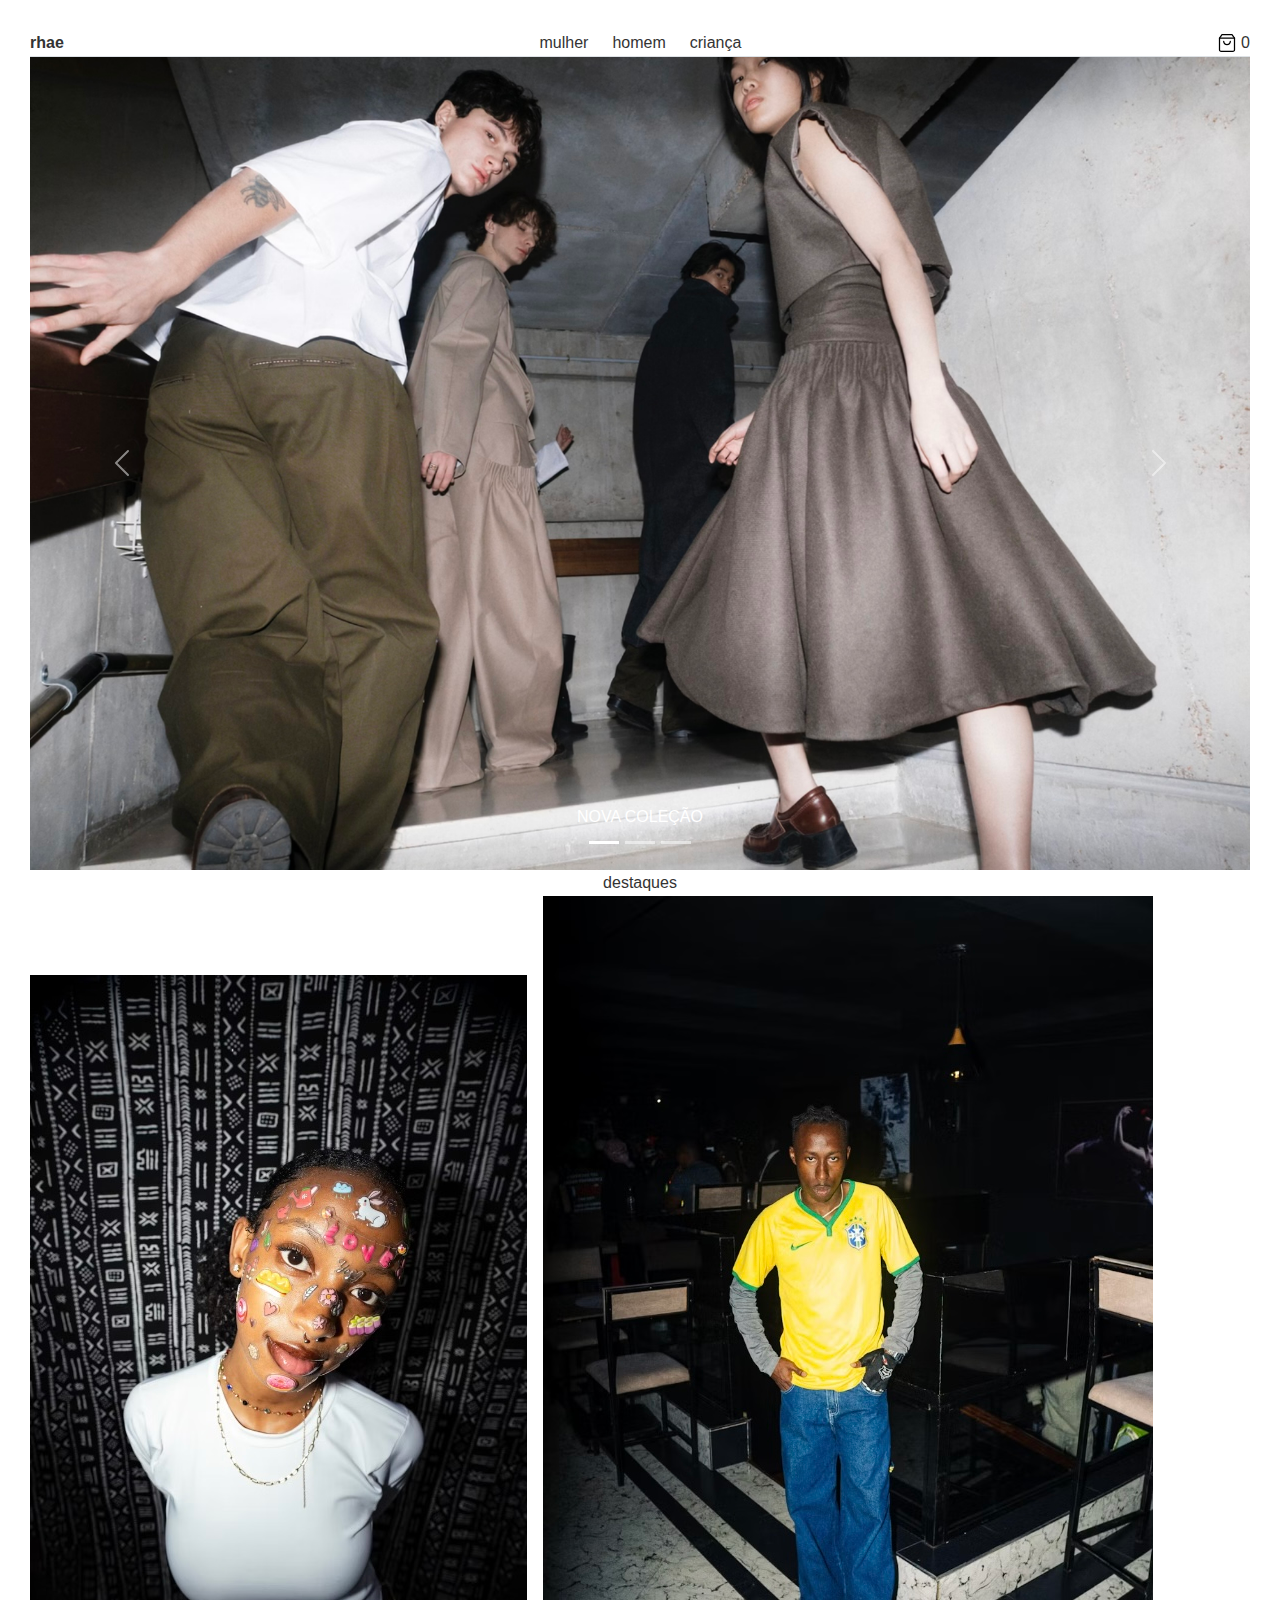
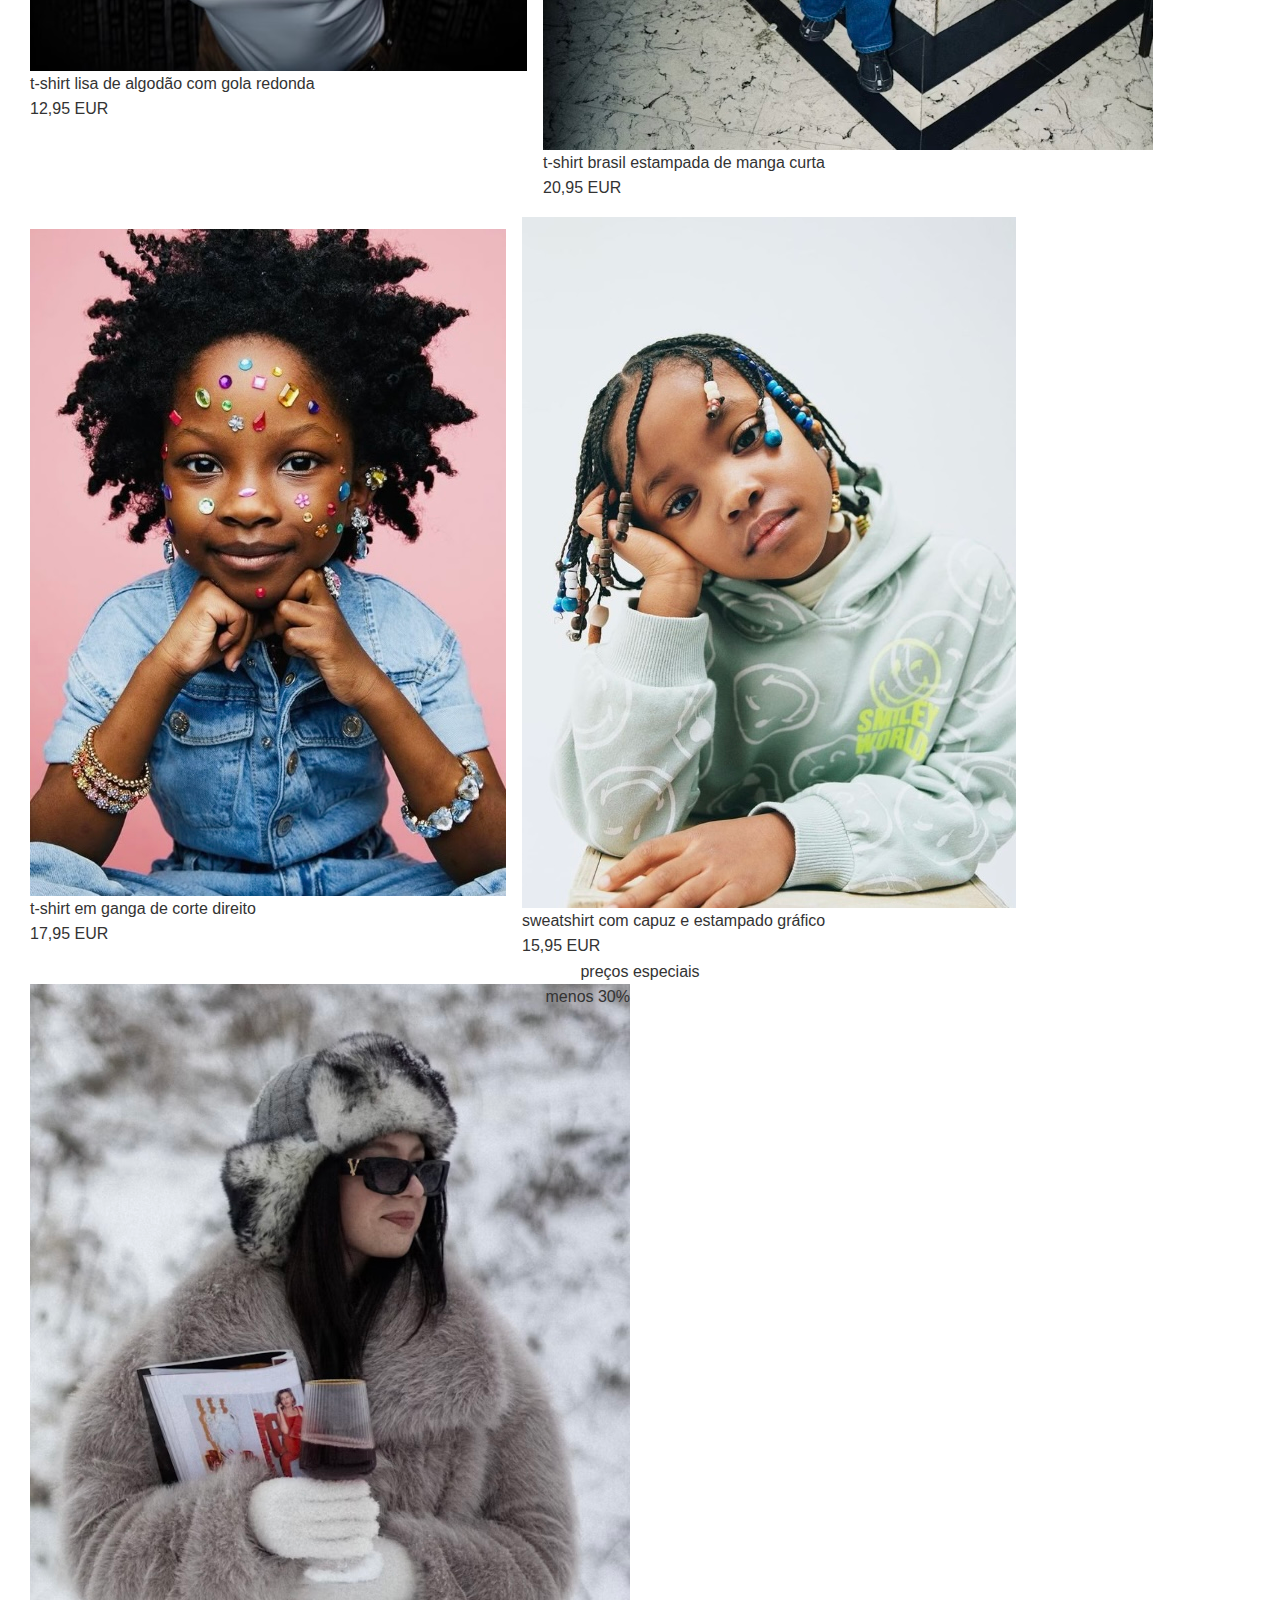
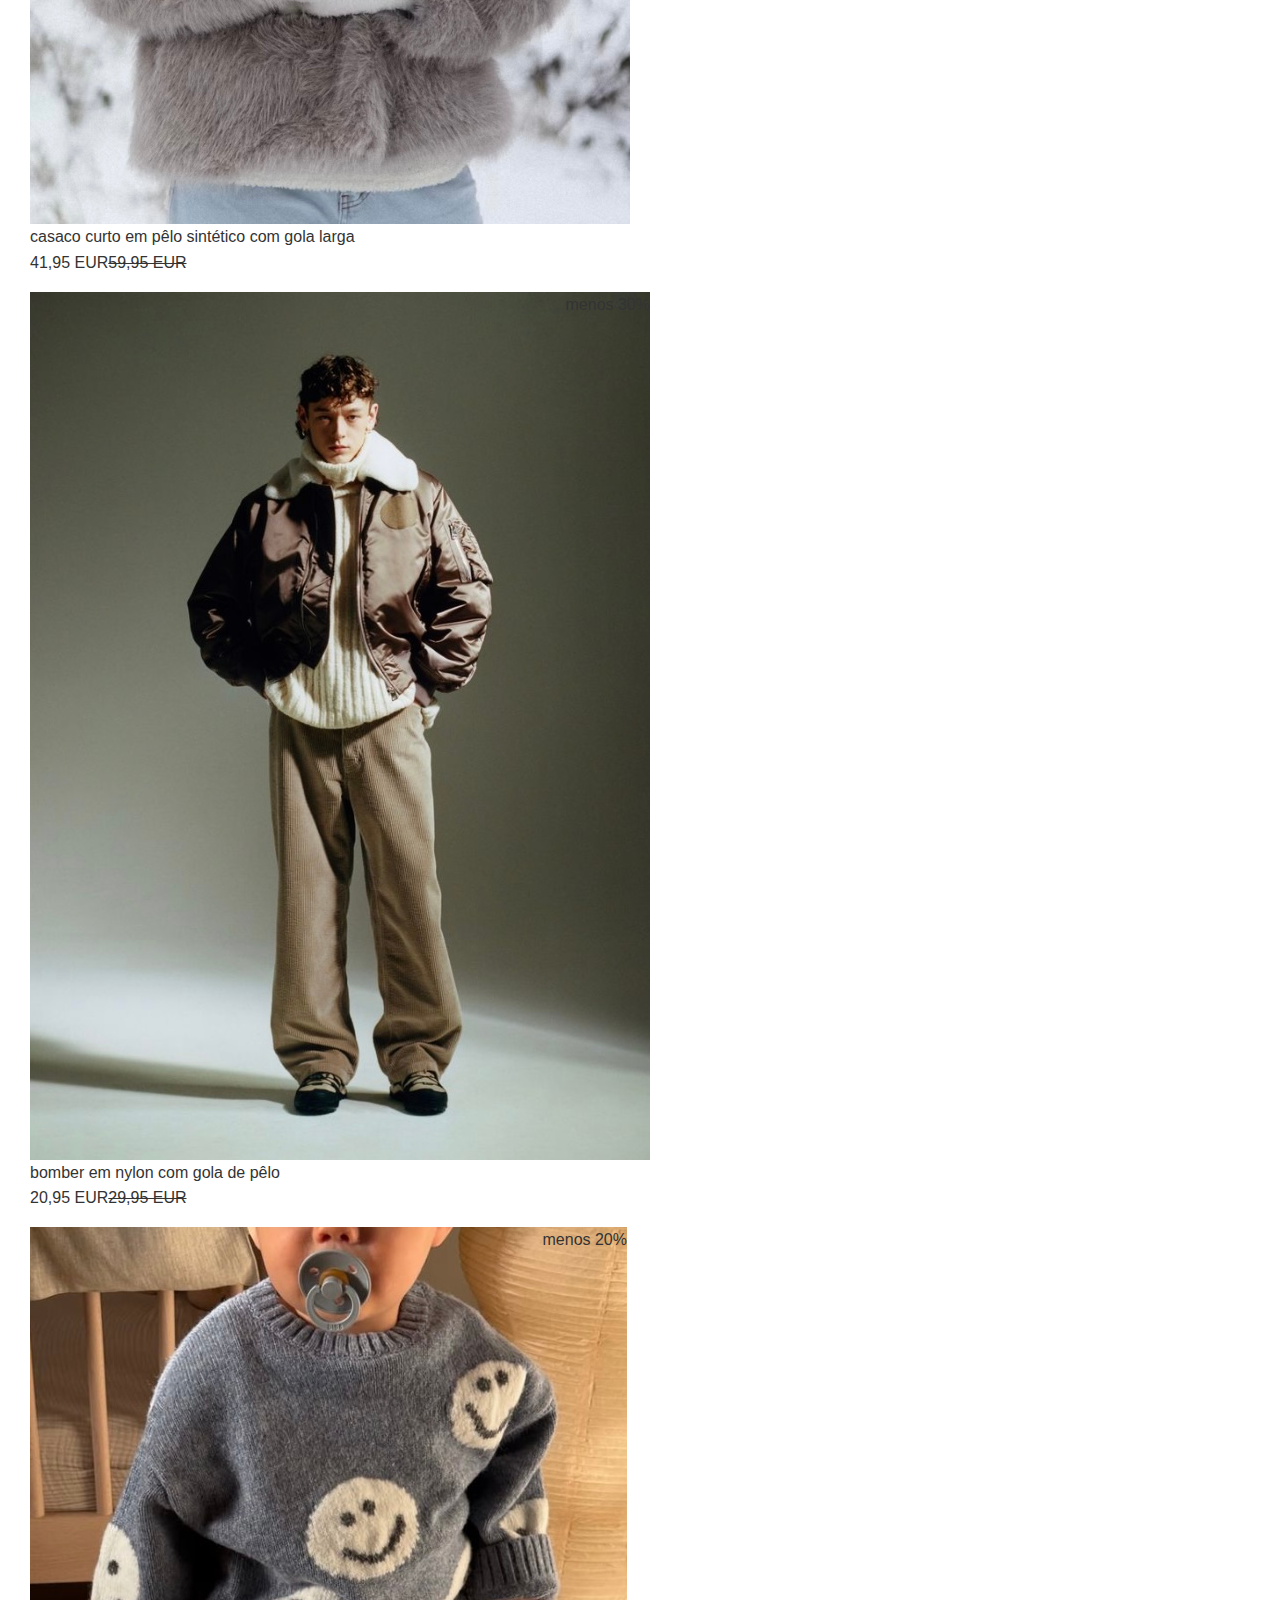
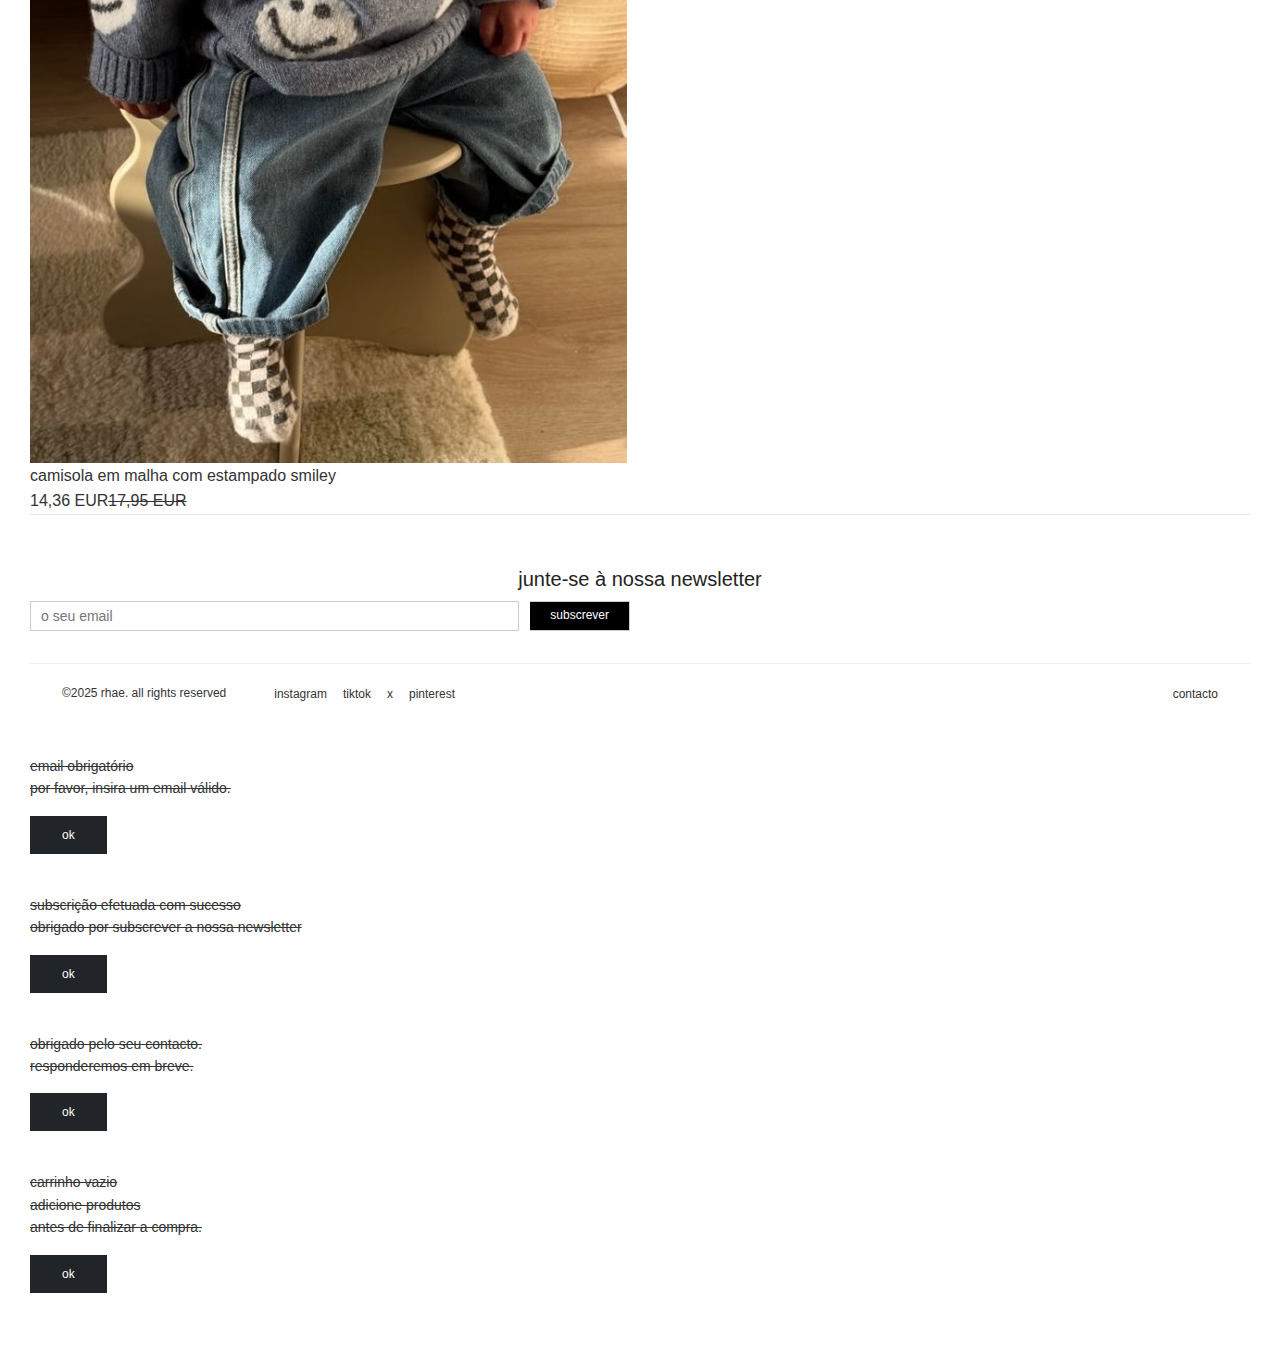
<file: index.html>
<!DOCTYPE html>
<html lang="pt">
  <head>
    <meta charset="UTF-8" />
    <meta name="viewport" content="width=device-width, initial-scale=1.0" />
    <meta
      name="description"
      content="Rhae - Loja de roupas online com as últimas tendências em moda"
    />
    <title>Rhae - Loja Online de Moda</title>
    <link rel="icon" href="favicon.ico" type="image/x-icon" />

    <!-- Bootstrap CSS -->
    <link
      href="https://cdn.jsdelivr.net/npm/bootstrap@5.3.0/dist/css/bootstrap.min.css"
      rel="stylesheet"
    />
    <link rel="stylesheet" href="./assets/bootstrap.css" />

    <!-- Google Fonts -->
    <link rel="preconnect" href="https://fonts.googleapis.com" />
    <link rel="preconnect" href="https://fonts.gstatic.com" crossorigin />
    <link
      href="https://fonts.googleapis.com/css2?family=Outfit:wght@100..900&display=swap"
      rel="stylesheet"
    />
    <link
      href="https://fonts.googleapis.com/css2?family=Sora:wght@100..800&display=swap"
      rel="stylesheet"
    />

    <!-- CSS Personalizado -->
    <link rel="stylesheet" href="./css/index.css" />
    <link rel="stylesheet" href="./css/home.css" />
    <link rel="stylesheet" href="./css/cart.css" />
    <link rel="stylesheet" href="./css/checkout.css" />
    <link rel="stylesheet" href="./css/confirmation.css" />
    <link rel="stylesheet" href="./css/woman.css" />
    <link rel="stylesheet" href="./css/men.css" />
    <link rel="stylesheet" href="./css/kids.css" />
    <link rel="stylesheet" href="./css/women.css" />
    <link rel="stylesheet" href="./css/men.css" />
    <link rel="stylesheet" href="./css/kids.css" />
    <link rel="stylesheet" href="./css/contact.css" />

    <!-- Font Awesome -->
    <link
      rel="stylesheet"
      href="https://cdnjs.cloudflare.com/ajax/libs/font-awesome/6.0.0-beta3/css/all.min.css"
      crossorigin="anonymous"
    />
  </head>

  <body
    class="d-flex flex-column min-vh-100 color-text-primary text-spacing-primary gap-page-section outfit-font"
  >
    <!-- Header/Navbar -->
    <header
      class="d-flex justify-content-between align-items-center header border-bottom border-color-primary"
    >
      <span
        id="header-logo"
        class="sora-font header-logo fw-bold cursor-pointer"
        >rhae</span
      >
      <div class="d-flex align-items-center gap-4">
        <span id="category-women" class="header-category cursor-pointer"
          >mulher</span
        >
        <span id="category-men" class="header-category cursor-pointer"
          >homem</span
        >
        <span id="category-kids" class="header-category cursor-pointer"
          >criança</span
        >
      </div>
      <div
        id="header-cart"
        class="d-flex align-items-center gap-1 cursor-pointer"
      >
        <svg
          width="20"
          height="20"
          viewBox="0 0 20 20"
          fill="none"
          xmlns="http://www.w3.org/2000/svg"
        >
          <path
            d="M5 1.66667L2.5 5V16.6667C2.5 17.1087 2.67559 17.5326 2.98816 17.8452C3.30072 18.1577 3.72464 18.3333 4.16667 18.3333H15.8333C16.2754 18.3333 16.6993 18.1577 17.0118 17.8452C17.3244 17.5326 17.5 17.1087 17.5 16.6667V5L15 1.66667H5Z"
            stroke="black"
            stroke-width="1.25"
            stroke-linecap="round"
            stroke-linejoin="round"
          />
          <path
            d="M2.5 5H17.5"
            stroke="black"
            stroke-width="1.25"
            stroke-linecap="round"
            stroke-linejoin="round"
          />
          <path
            d="M13.3333 8.33333C13.3333 9.21739 12.9821 10.0652 12.357 10.6904C11.7319 11.3155 10.8841 11.6667 10 11.6667C9.11594 11.6667 8.2681 11.3155 7.64297 10.6904C7.01785 10.0652 6.66666 9.21739 6.66666 8.33333"
            stroke="black"
            stroke-width="1.25"
            stroke-linecap="round"
            stroke-linejoin="round"
          />
        </svg>
        <span>0</span>
      </div>
    </header>

    <!-- Conteúdo Principal -->
    <main id="main" class="flex-1">
      <!-- Conteúdo principal será adicionado dinamicamente com JS -->
    </main>

    <!-- Footer -->
    <footer class="footer-container">
      <div class="newsletter">
        <h2 class="text-title fw-normal">junte-se à nossa newsletter</h2>
        <div class="newsletter-form">
          <input type="email" class="email-input" placeholder="o seu email" />
          <button id="btn-subscribe" class="newsletter-btn outfit-font">
            subscrever
          </button>
        </div>
      </div>
      <div class="footer-row">
        <div class="footer-left">
          <span>&copy;2025 rhae. all rights reserved</span>
          <a href="instagram">instagram</a>
          <a href="tiktok">tiktok</a>
          <a href="x">x</a>
          <a href="pinterest">pinterest</a>
        </div>
        <button id="btn-contacts" class="btn contact-btn outfit-font">
          contacto
        </button>
      </div>
    </footer>

    <!-- Modal para e-mail vazio (reaproveita seu CSS de modal) -->
    <div id="modal-empty-email" class="custom-modal">
      <div class="custom-modal__backdrop"></div>
      <div class="custom-modal__content">
        <p class="m-0">email obrigatório</p>
        <p>por favor, insira um email válido.</p>
        <button id="modal-email-close" class="btn btn-dark rounded-0">
          ok
        </button>
      </div>
    </div>

    <!-- Modal para e-mail Correto (reaproveita seu CSS de modal) -->
    <div id="modal-success-sub" class="custom-modal">
      <div class="custom-modal__backdrop"></div>
      <div class="custom-modal__content">
        <p class="m-0">subscrição efetuada com sucesso</p>
        <p>obrigado por subscrever a nossa newsletter</p>
        <button id="modal-success-close" class="btn btn-dark rounded-0">
          ok
        </button>
      </div>
    </div>

    <!-- Modal de contacto -->
    <div id="modal-success-contact" class="custom-modal">
      <div class="custom-modal__backdrop"></div>
      <div class="custom-modal__content">
        <p class="m-0">obrigado pelo seu contacto.</p>
        <p>responderemos em breve.</p>
        <button
          id="modal-close-success-contact-btn"
          class="btn btn-dark rounded-0"
        >
          ok
        </button>
      </div>
    </div>

    <!-- Modal de erro do carrinho -->
    <div id="modal-empty-cart" class="custom-modal">
      <div class="custom-modal__backdrop"></div>
      <div class="custom-modal__content">
        <p class="m-0">carrinho vazio</p>
        <p>adicione produtos<br />antes de finalizar a compra.</p>
        <button id="modal-close-btn" class="btn btn-dark rounded-0">ok</button>
      </div>
    </div>

    <!-- Modal de detalhe do produto (para compra)-->
    <div
      class="modal fade"
      id="productModal"
      tabindex="-1"
      aria-labelledby="productModalLabel"
      aria-hidden="true"
    >
      <div class="modal-dialog modal-dialog-centered modal-lg">
        <div class="modal-content">
          <div class="modal-header">
            <h5 class="modal-title text-title" id="productModalLabel"></h5>
            <button
              type="button"
              class="btn-close"
              data-bs-dismiss="modal"
              aria-label="Close"
            ></button>
          </div>
          <div class="modal-body">
            <div class="row">
              <!-- Imagem produto -->
              <div class="col-md-6">
                <div class="position-relative">
                  <img
                    src="./assets/images/carousel/carousel1.jpg"
                    class="img-fluid"
                    alt="Product Image"
                  />
                  <div
                    class="position-absolute top-0 end-0 special-prices-product-discount d-none"
                    id="productModalDiscount"
                  ></div>
                </div>
              </div>
              <!-- Detalhes produto -->
              <div class="col-md-6">
                <div class="d-flex align-items-center gap-2 mb-4">
                  <span
                    class="h4 mb-0 text-title"
                    id="productModalPrice"
                  ></span>
                  <span
                    class="text-decoration-line-through text-muted"
                    id="productModalOldPrice"
                  ></span>
                </div>

                <div class="mb-4">
                  <label for="sizeSelect" class="form-label">tamanho</label>
                  <select class="form-select" id="sizeSelect">
                    <option value="" selected>selecionar tamanho</option>
                    <option value="XS">XS</option>
                    <option value="S">S</option>
                    <option value="M">M</option>
                    <option value="L">L</option>
                    <option value="XL">XL</option>
                  </select>
                </div>

                <div class="mb-4">
                  <label class="form-label">quantidade</label>
                  <div class="input-group">
                    <button
                      class="btn btn-outline-dark"
                      type="button"
                      id="decreaseQuantity"
                    >
                      -
                    </button>
                    <input
                      type="text"
                      class="form-control text-center"
                      id="quantityInput"
                      value="1"
                      readonly
                    />
                    <button
                      class="btn btn-outline-dark"
                      type="button"
                      id="increaseQuantity"
                    >
                      +
                    </button>
                  </div>
                </div>

                <button
                  id="addToCartBtn"
                  type="button"
                  class="btn btn-dark w-100 outfit-font text-spacing-primary mb-4 text-normal rounded-0"
                >
                  adicionar ao carrinho
                </button>

                <div class="d-flex flex-column gap-small">
                  <label class="text-small">descrição</label>
                  <p class="text-small mb-4" id="productModalDescription"></p>
                </div>

                <div class="d-flex flex-column gap-small">
                  <label class="text-small">detalhes</label>
                  <div class="d-flex flex-column gap-extra-small">
                    <span class="text-extra-small"
                      >materiais de alta qualidade</span
                    >
                    <span class="text-extra-small">ajuste confortável</span>
                    <span class="text-extra-small"
                      >instruções de cuidado fáceis</span
                    >
                    <span class="text-extra-small">fabricado eticamente</span>
                  </div>
                </div>
              </div>
            </div>
          </div>
        </div>
      </div>
    </div>

    <!-- JS -->
    <script src="https://code.jquery.com/jquery-3.6.0.min.js"></script>
    <script src="https://cdn.jsdelivr.net/npm/bootstrap@5.3.0/dist/js/bootstrap.bundle.min.js"></script>
    <script src="./js/cart.js"></script>
    <script src="./js/checkout.js"></script>
    <script type="module" src="./js/main.js"></script>
  </body>
</html>
</file>
<file: css/index.css>
:root {
    --primary-color: #000000;
    --secondary-color: #ffffff;
    --accent-color: #e5e5e5;
    --text-color: #333333;
}

* {
    margin: 0;
    padding: 0;
    box-sizing: border-box;
}

body {
    font-family: -apple-system, BlinkMacSystemFont, 'Segoe UI', Roboto, Oxygen, Ubuntu, Cantarell, 'Open Sans', 'Helvetica Neue', sans-serif;
    line-height: 1.6;
    color: var(--text-color);
}

.footer-container {
    padding: 32px 0;
    font-family: Arial, sans-serif;
    font-size: 14px;
    border-top: 1px solid #e5e5e5;
}

.newsletter {
    text-align: center;
    margin-bottom: 32px;
}

.newsletter-h2 {
    font-size: 16px;
    margin-bottom: 16px;
    letter-spacing: 0.5px;
    text-transform: lowercase;
}

.newsletter-form {
    margin-top: 10px;
    gap: 5px;
    max-width: 600px;
    display: inline-block;
}

.email-input {
    height: 30px;
    outline: none;
    padding: 8px;
    width: 250px;
}

.newsletter-btn {
    height: 30px;
    padding: 0 20px;
    background:#000000;
    color: #ffffff;
    cursor: pointer;
    transition: 0.3s;
    border: none;
    font-size: 12px;
}

.footer-row {
    display: flex;
    align-items: center;
    flex-wrap: wrap;
    justify-content: space-between;
    padding: 16px;
    border-top: 1px solid #eeeeee;
}

.footer-left {
    display: flex;
    flex-wrap: wrap;
    align-items: center;
    gap: 16px;
}

.footer-left a {
    display: flex;
    flex-wrap: wrap;
    color: #333333;
    text-decoration: none;
    text-transform: lowercase;
}

.contact-btn{
    background: #ffffff;
    border: none;
    color:#333333;
    cursor: pointer;
    transition: 0.3s;
    text-decoration: none;
    padding: 0;
    font-size: 13px;
}

.footer-left.contact-btn{
    margin-left:auto;
}
</file>
<file: css/home.css>
.main-product {
    background-image: url("../assets/images/carousel1.jpg");
    height: 85vh;
    background-size: cover;
    background-position-x: center;
    background-position-y: 10%;
  }
</file>
<file: css/cart.css>
/* Chrome, Safari, Edge, Opera */
input[type=number]::-webkit-outer-spin-button,
input[type=number]::-webkit-inner-spin-button {
  -webkit-appearance: none;
  margin: 0;
}

/* -----------------------------
   CARRINHO DE COMPRAS
----------------------------- */
.shopping-cart {
	display: flex;
	justify-content: space-between;
	align-items: flex-start;
	gap: 20px;
	flex-wrap: wrap;
	width: 100%;
	max-width: 100%;
}

.cart-products {
	flex: 1;
	min-width: 40%;
}

/* -----------------------------
   PRODUTOS NO CARRINHO
----------------------------- */
.product {
	position: relative;
	display: flex;
	gap: 20px;
	align-items: flex-start;
	padding: 20px 0;
	border-bottom: 1px solid #eee;
}

.product-image {
	width: 120px;
	height: 168px;
	flex-shrink: 0;
}

.product-image img {
	width: 100%;
}

.product-details {
	flex: 1;
	display: flex;
	flex-direction: column;
	height: 168px;
}

.product-title {}

.product-description {
	font-size: 12px;
	color: #666;
	text-transform: lowercase;
	flex: 1;
}

.product-line-price::after {
	content: " EUR";
	font-size: 14px;
	color: #555;
	margin-left: 4px;
}

/* -----------------------------
   SELEÇÃO DE QUANTIDADE
----------------------------- */
/* .quantity-selector {
	display: flex;
	align-items: center;
	gap: 5px;
	border: 1px solid #ccc;
	border-radius: 4px;
	padding: 2px 5px;
	height: 36px;
	width: fit-content;
} */

/* .qty-btn {
	background: #524c4c00;
	border: none;
	font-size: 16px;
	padding: 5px 10px;
	cursor: pointer;
	border-radius: 4px;
	transition: background 0.2s;
}

.qty-btn:hover {
	background: #ddd;
} */

/* .qty-value {
	width: 30px;
	text-align: center;
	font-size: 16px;
} */

#decreaseQuantity,
#increaseQuantity {
  border-color: var(--border-primary);
}

#quantityInput {
  max-width: 60px;
  border-color: var(--border-primary);
  box-shadow: none;
}


/* -----------------------------
   REMOVER PRODUTO
----------------------------- */
.remove-product {
	position: absolute;
	bottom: 24px;
	right: 0px;
	background: none;
	border: none;
	cursor: pointer;
	padding: 5px;
	border-radius: 5px;
	transition: filter 0.2s;
	width: 24px;
	height: 24px;
	display: flex;
	align-items: center;
	justify-content: center;
}

.remove-product:hover {
	filter: brightness(0.7);
}

.remove-icon {
	width: 20px;
	height: 20px;
	object-fit: contain;
	pointer-events: none;
}

/* -----------------------------
   TOTAIS DO CARRINHO
----------------------------- */
.totals-wrapper {
	display: flex;
	flex-direction: column;
	padding: 0 20px;
}

.totals {
	margin-top: 20px;
	display: flex;
	flex-direction: column;
	gap: 4px;
	padding: 15px;
	border: 1px solid var(--border-primary);
	box-sizing: border-box;
}

.totals-item {
	display: flex;
	justify-content: space-between;
	align-items: center;
	font-size: var(--text-small);
}

.totals-item label {
	margin: 0;
}

.totals-value::after {
	content: " EUR";
	font-size: 12px;
	color: #555;
	margin-left: 4px;
}

.totals-item-total .totals-value {
	font-size: 16px;
	color: #000;
}

.totals-separator {
	border-top: 1px solid var(--border-primary);
	margin: 10px 0;
}

/* -----------------------------
   BOTÕES DE FINALIZAÇÃO
----------------------------- */
.checkout {
	width: 100%;
	margin-top: 20px;
	padding: 12px;
	background-color: #000;
	color: #fff;
	font-size: 18px;
	border: none;
	cursor: pointer;
}

.checkout:hover {
	background-color: #4d4d4d;
}

#btn-checkout {
	background-color: black;
	color: white;
	border: none;
	width: 100%;
	font-size: 14px;
	border-radius: 0;
	cursor: pointer;
	margin-bottom: 0;
}

#btn-checkout:hover {
	background-color: #333;
}

/* -----------------------------
   NOTA DE PORTES GRÁTIS
----------------------------- */
.shipping-note {
	margin-top: 5px;
	padding-top: 0;
	font-size: 12px;
	color: #666;
	text-align: right;
	max-width: 100%;
}

/* -----------------------------
   RESPONSIVIDADE
----------------------------- */
@media screen and (max-width: 768px) {
	.shopping-cart {
		flex-direction: column;
	}

	.product {
		flex-direction: column;
		align-items: flex-start;
	}

	.product-image,
	.product-details,
	.product-line-price {
		width: 100%;
		text-align: left;
		margin-bottom: 10px;
	}

	.product-line-price {
		text-align: right;
	}

	.remove-product {
		position: static;
		align-self: flex-end;
		margin-top: 10px;
	}

	.totals {
		flex: 1 1 auto;
		width: 100%;
		max-width: 100%;
	}
}
</file>
<file: css/checkout.css>
* {
	box-sizing: border-box;
	margin: 0;
	padding: 0;
}

body {
	padding: 30px;
	font-family: 'Helvetica Neue', Helvetica, Arial, sans-serif;
	font-weight: 300;
	background-color: #fff;
	color: #333;
}

.container {
	max-width: 1920px;
	margin: 0 auto;
	padding: 0 20px;
}

.page-title {
	text-align: center;
	font-size: 32px;
	font-weight: 300;
	color: #333;
	margin-bottom: 30px;
	letter-spacing: 1px;
}
.checkout-title {
	text-align: center;
	font-size: 32px;
	font-weight: 300;
	color: #333;
	margin-bottom: 90px;
    margin-top: 30px;
	letter-spacing: 1px;
}

.checkout-layout {
	display: flex;
	justify-content: space-between;
	align-items: flex-start;
	gap: 40px;
	flex-wrap: wrap;
}

.checkout-form {
	flex: 2;
	min-width: 300px;
}

.checkout-sidebar {
	flex: 1;
	min-width: 300px;
    max-width: 540px;
    margin-top: 50px;
}

form {
	display: flex;
	flex-direction: column;
	gap: 20px;
}

h4, h2 {
	margin-top: 20px;
	font-size: 20px;
	font-weight: bold;
	color: #222;
}

p {
	display: flex;
	flex-direction: column;
	font-size: 14px;
	gap: 6px;
}

input[type="text"],
input[type="email"],
input[type="number"],
input[type="password"],
input[type="date"],
select,
textarea {
	width: 100%;
	padding: 10px;
	border: 1px solid #ccc;
	font-size: 14px;
	background-color: #f9f9f900;
}

textarea {
	resize: vertical;
}

input[type="submit"] {
	width: 100%;
	padding: 12px;
	background-color: #000;
	color: #fff;
	font-size: 16px;
	border: none;
	cursor: pointer;
	transition: background 0.3s;
}

input[type="submit"]:hover {
	background-color: #4d4d4d;
}

.form-row-2 {
	display: flex;
	gap: 20px;
	flex-wrap: wrap;
}

.form-row-2 > p {
	flex: 1;
}

/* Estilo da sidebar (resumo) */
.totals {
	padding: 20px;
	border: 1px solid #ccc;
	background-color: #fafafa00;
}

.totals-item {
	display: flex;
	justify-content: space-between;
	align-items: center;
	margin-bottom: 15px;
}

.totals-item label {
	font-weight: bold;
}

.totals-value::after {
	content: " EUR";
	font-size: 14px;
	color: #555;
	margin-left: 4px;
}

.totals-item-total .totals-value {
	font-size: 20px;
	font-weight: bold;
	color: #000;
}

.form-buttons {
    display: flex;
    justify-content: space-between;
    margin-top: 20px;
    width: 100%;
    flex-wrap: wrap;
  }
  
  .form-buttons button {
    padding: 12px 24px;
    font-size: 16px;
    border: none;
    cursor: pointer;
    min-width: 120px;
  }
  
  #btn-back-to-cart {
    background-color: #ffffff00;
    color: #000;
    border: #000 solid 1px;
  }
  
  #btn-back-to-cart:hover {
    background-color: #d3d3d333;
  }
  
  #btn-finish-order {
    background-color: #000;
    color: #fff;
  }
  
  #btn-finish-order:hover {
    background-color: #444;
  }

/* Responsivo */
@media screen and (max-width: 768px) {
	.checkout-layout {
		flex-direction: column;
	}

	.form-row-2 {
		flex-direction: column;
	}
}
</file>
<file: css/confirmation.css>
.confirmation-container {
    display: flex;
    justify-content: center;
    align-items: center;
    text-align: center;
  }
  
  .confirmation-content {
    display: flex;
    flex-direction: column;
    align-items: center;
    gap: 16px;
  }
  
  .confirmation-content img {
    width: 64px;
    height: 64px;
  }
  
  .confirmation-content button {
    padding: 10px 20px;
    font-size: 16px;
    background-color: #000;
    color: white;
    border: none;
    border-radius: 4px;
    cursor: pointer;
  }
  
  .confirmation-content button:hover {
    background-color: #444;
  }

  .thx-quote {
    font-weight: bold;
  }
</file>
<file: css/woman.css>
.gap-32{
    gap: 32px;
}
img{
    height: 100%;
    width: 100%;
}
.desconto{
    background: black;
  color: white;
  font-size: 0.9rem;
  min-width: 70px;
  min-height: 30px;
  display: flex;
  align-items: center;
  justify-content: center;
  padding-right: 10px;
}
p{
    text-decoration: line-through;
}

    padding: 10px;
}
</file>
<file: css/men.css>
.men-product-highlight {
    max-height: 90vh;
    object-fit: cover;
}

.men-product-highlight-row {
    max-height: 50vh;
    object-fit: cover;
}
</file>
<file: css/kids.css>
.kids-product-highlight {
    max-height: 90vh;
    object-fit: cover;
}

.kids-product-highlight-row {
    max-height: 50vh;
    object-fit: cover;
}
</file>
<file: css/women.css>
.women-product-highlight {
    max-height: 90vh;
    object-fit: cover;
}

.women-product-highlight-row {
    max-height: 50vh;
    object-fit: cover;
}
</file>
<file: css/contact.css>
:root {
  --primary-color: #000000;
  --secondary-color: #ffffff;
  --accent-color: #e5e5e5;
  --text-color: #333333;
}

* {
  margin: 0;
  padding: 0;
  box-sizing: border-box;
}

body {
  font-family: -apple-system, BlinkMacSystemFont, "Segoe UI", Roboto, Oxygen,
    Ubuntu, Cantarell, "Open Sans", "Helvetica Neue", sans-serif;
  line-height: 1.6;
  color: var(--text-color);
}

.contact-section {
  text-align: center;
  font-family: Arial, sans-serif;
  text-transform: lowercase;
  font-size: 14px;
  color: var(--text-color);
  padding: 40px 20px;
  max-width: 800px;
  margin: 0 auto;
  padding-left: 16px;
  padding-right: 16px;
}

.contact-section h2 {
  font-size: 32px;
  margin-bottom: 8px;
}

.contact-section p {
  margin-bottom: 24px;
}

.form-control {
  border: 1px solid #cccccc;
  border-radius: 0;
  padding: 10px;
  font-size: 14px;
}

textarea.form-control {
  height: 150px;
  resize: none;
}

.btn-dark {
  color: #ffffff;
  border: none;
  border-radius: 0;
  font-size: 12px;
  padding: 10px 32px;
  text-transform: lowercase;
  margin-bottom: 40px;
}

form {
  margin-bottom: 80px;
}
.footer-container {
  padding: 32px 0;
  font-family: Arial, sans-serif;
  font-size: 14px;
  border-top: 1px solid #e5e5e5;
}

.newsletter {
  text-align: center;
  margin-bottom: 32px;
}

.newsletter-h2 {
  font-size: 16px;
  margin-bottom: 16px;
  letter-spacing: 0.5px;
  text-transform: lowercase;
}

.newsletter-form {
  display: flex;
  justify-content: center;
}

.email-input {
  border: 1px solid #eeeeee;
  height: 30px;
  outline: none;
  padding: 8px;
  width: 250px;
}

.newsletter-btn {
  height: 30px;
  padding: 0 20px;
  background: #000000;
  color: #ffffff;
  cursor: pointer;
  transition: 0.3s;
  border-left: none;
  font-size: 12px;
  border: 1px solid #cccccc;
  border-left: none;
  text-transform: lowercase;
  margin-left: 6px;
}

.footer-row {
  display: flex;
  justify-content: space-between;
  align-items: center;
  flex-wrap: nowrap;
  align-items: center;
  min-height: 60px;
  padding: 0 32px;
  border-top: 1px solid #eeeeee;
  font-size: 12px;
}

.footer-left {
  display: flex;
  align-items: center;
  gap: 16px;
  flex-wrap: wrap;
  text-transform: lowercase;
  color: #333333;
  text-decoration: none;
}

.footer-left span {
  margin-right: 32px;
}
.footer-left a {
  vertical-align: middle;
  line-height: 1;
  text-decoration: none;
  color: var(--text-color);
  text-transform: lowercase;
}

.contact-btn {
  background: none;
  border: none;
  color: #333333;
  cursor: pointer;
  transition: 0.3s;
  text-decoration: none;
  text-transform: lowercase;
  font-size: 12px;
}
</file>
